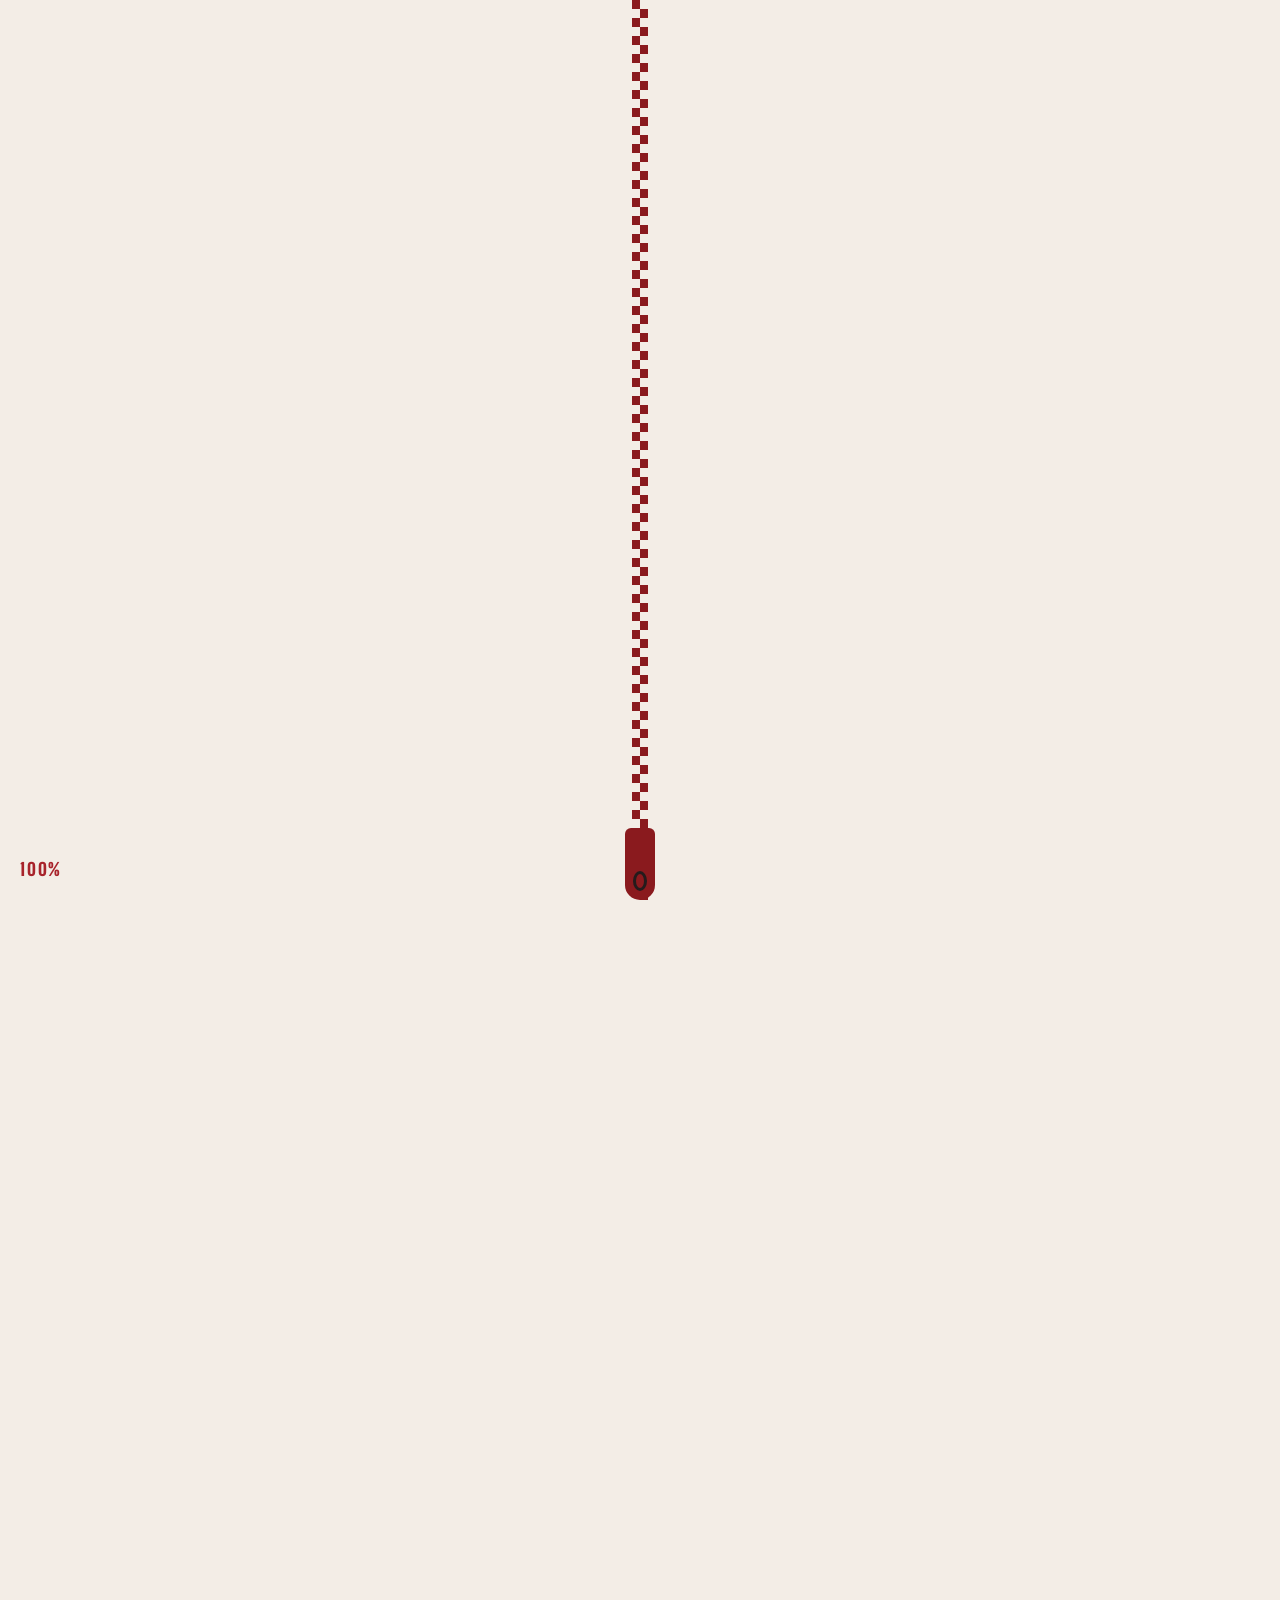
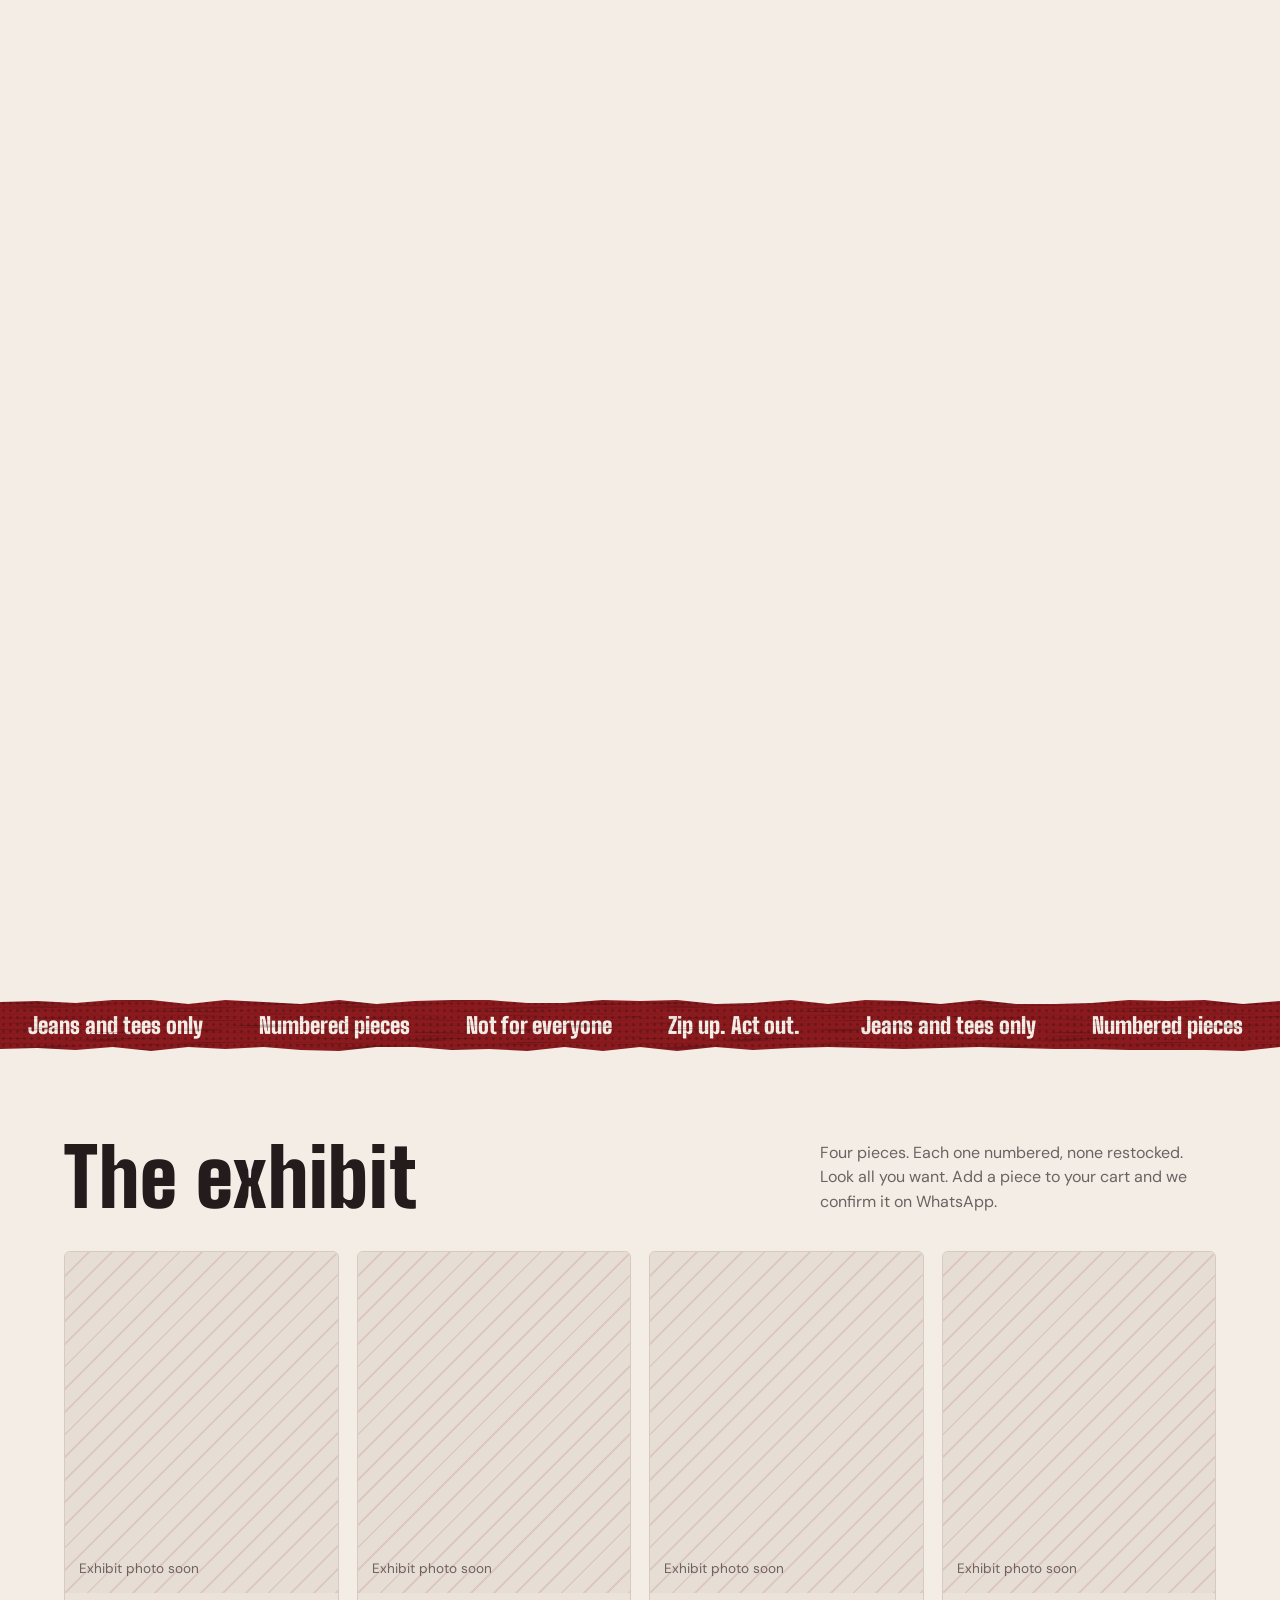
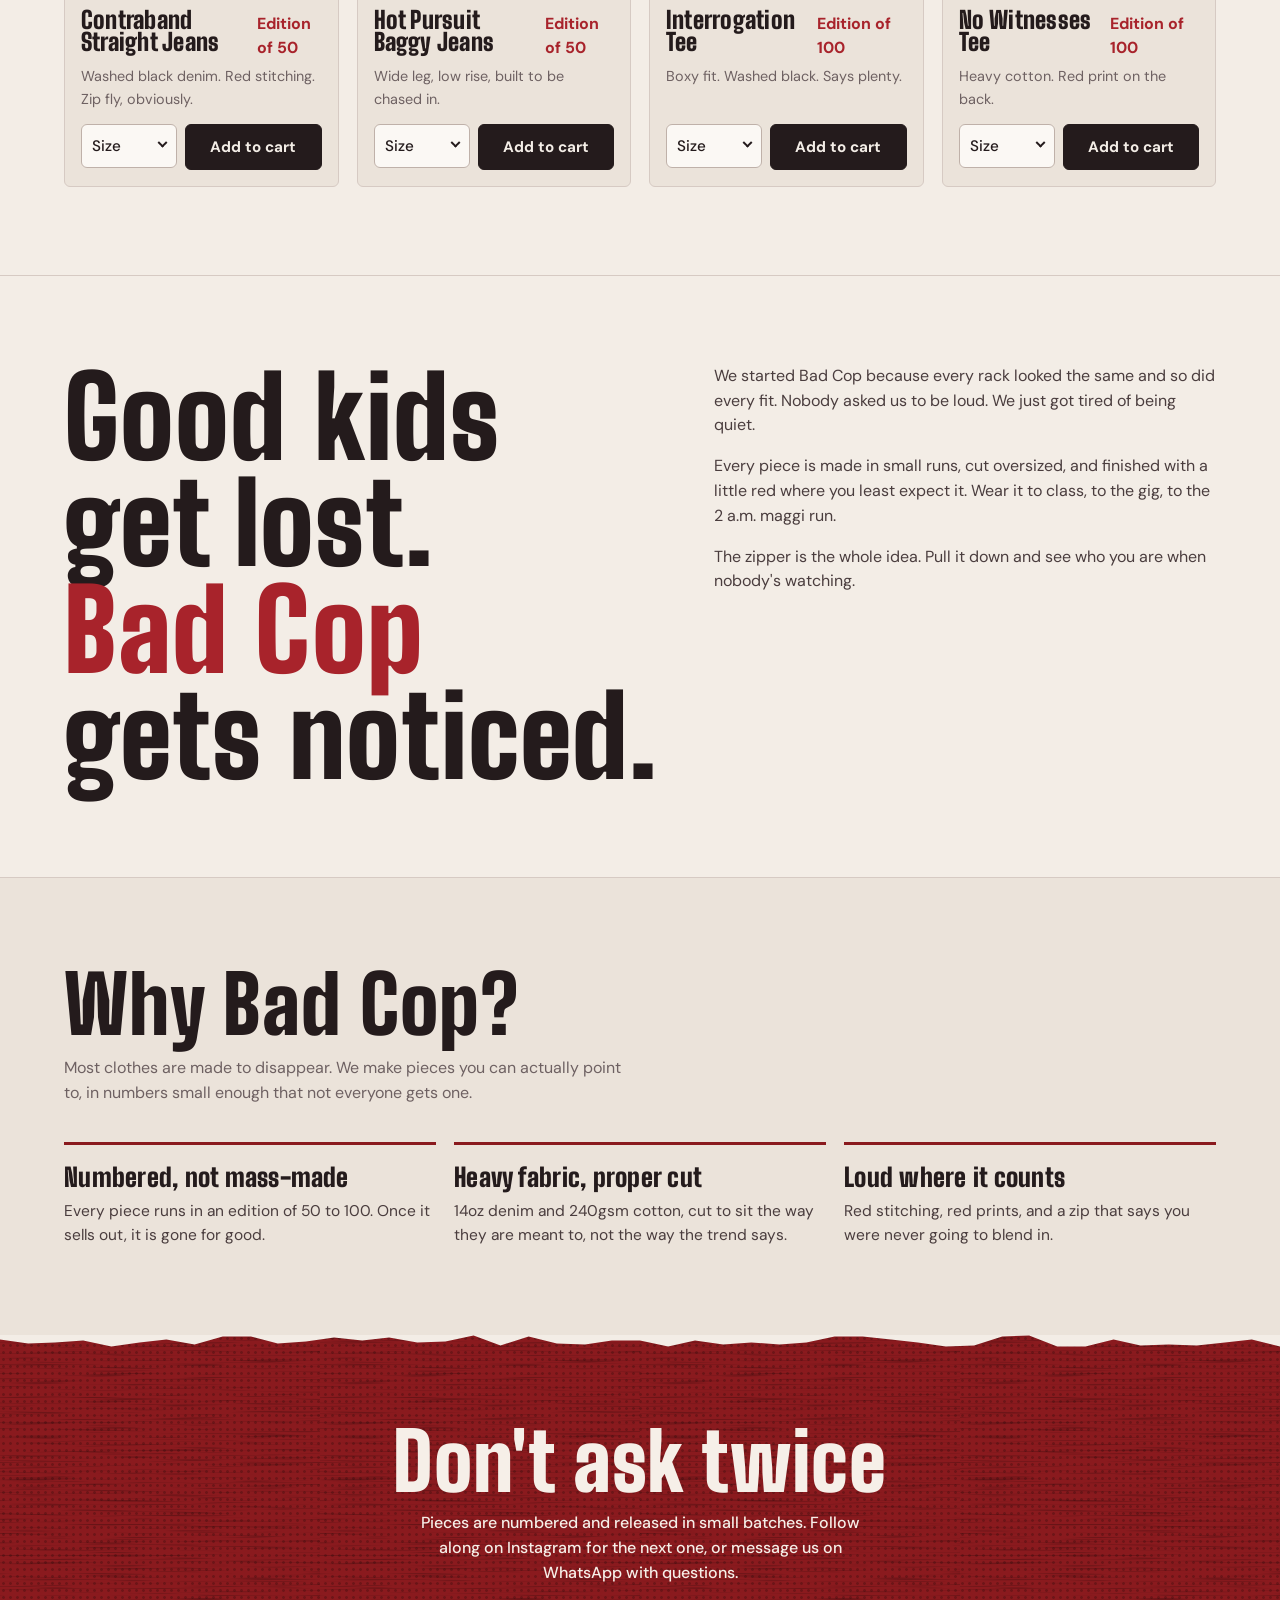
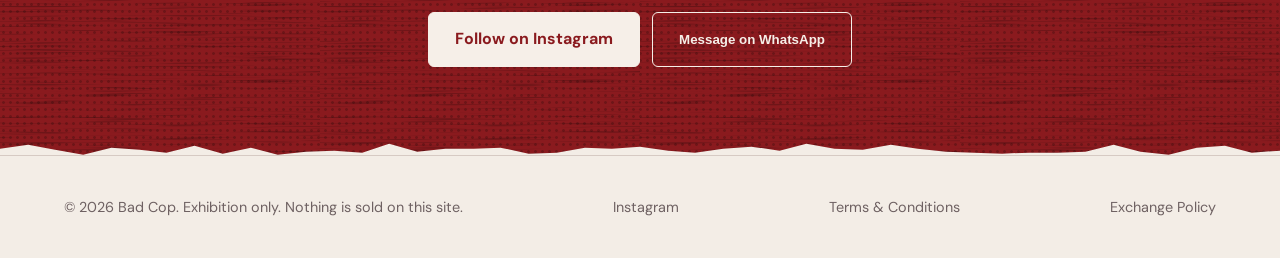
<file: index.html>
<!DOCTYPE html>
<html lang="en">
<head>
<meta charset="utf-8">
<meta name="viewport" content="width=device-width, initial-scale=1, viewport-fit=cover">
<title>Bad Cop</title>
<link rel="icon" type="image/png" sizes="64x64" href="favicon.png">
<link rel="apple-touch-icon" href="apple-touch-icon.png">
<link rel="stylesheet" href="styles.css">
</head>
<body>

<div id="pre" aria-hidden="true">
  <div class="half l"></div><div class="half r"></div>
  <div id="pull"></div>
  <div id="pct">0%</div>
</div>

<nav>
  <a class="brand" href="#top" aria-label="Bad Cop home"><img src="logo.png" alt="Bad Cop"></a>
  <ul>
    <li><a href="#drop">The Exhibit</a></li>
    <li><a href="#manifesto">Manifesto</a></li>
    <li><a href="#list">Access</a></li>
  </ul>
  <a class="cart" href="cart.html" aria-label="Open cart"><svg width="22" height="22" viewBox="0 0 24 24" fill="none" stroke="currentColor" stroke-width="1.8" stroke-linecap="round" stroke-linejoin="round" aria-hidden="true"><path d="M3 4h2l2.4 11.2a1 1 0 0 0 1 .8h8.9a1 1 0 0 0 1-.8L20 8H6.2"/><circle cx="9.5" cy="19.5" r="1.3"/><circle cx="17" cy="19.5" r="1.3"/></svg><span id="cc" hidden>0</span></a>
</nav>

<div class="stage" id="top"><div class="stick" id="stk">
<div class="behind"><div><h2>Four pieces.<br>No second chances.</h2><p>Exhibit open. Jeans and tees. Numbered, never restocked.</p></div></div>
<div class="hp l" id="hl"><div class="hi" id="hi">
<div class="hud tl">Case file BC-001<br>Status: sealed</div>
<div class="hud tr">Unzip <span class="pctz">000</span>%<br>Seam: locked</div>
<div class="hud bl">Denim 14oz / Cotton 240gsm<br>Edition caps 50 to 100</div>
<div class="hud br">Scroll to unzip<br>Exhibit No. 01</div>
<header class="hero">
  <img src="logo.png" alt="Bad Cop">
  <p>Jeans and tees. Numbered, limited, never restocked. If you know, you know.</p>
  </header>
</div></div>
<div class="hp r" id="hr"></div>
<div id="zp"></div>
</div></div>

<div class="ticker" aria-hidden="true"><div>
  <span>Jeans and tees only</span><span>Numbered pieces</span><span>Not for everyone</span><span>Zip up. Act out.</span>
  <span>Jeans and tees only</span><span>Numbered pieces</span><span>Not for everyone</span><span>Zip up. Act out.</span>
  <span>Jeans and tees only</span><span>Numbered pieces</span><span>Not for everyone</span><span>Zip up. Act out.</span>
  <span>Jeans and tees only</span><span>Numbered pieces</span><span>Not for everyone</span><span>Zip up. Act out.</span>
</div></div>

<section id="drop">
  <div class="head">
    <h2>The exhibit</h2>
    <p>Four pieces. Each one numbered, none restocked. Look all you want. Add a piece to your cart and we confirm it on WhatsApp.</p>
  </div>
  <div class="grid">
    <article class="card"><div class="ph">Exhibit photo soon</div><div class="info"><h3>Contraband Straight Jeans</h3><span>Edition of 50</span></div><div class="tag">Washed black denim. Red stitching. Zip fly, obviously.</div><div class="buy"><select aria-label="Size for Contraband Straight Jeans"><option value="">Size</option><option>28</option><option>30</option><option>32</option><option>34</option><option>36</option></select><button class="add" type="button" data-id="contraband">Add to cart</button></div></article>
    <article class="card"><div class="ph">Exhibit photo soon</div><div class="info"><h3>Hot Pursuit Baggy Jeans</h3><span>Edition of 50</span></div><div class="tag">Wide leg, low rise, built to be chased in.</div><div class="buy"><select aria-label="Size for Hot Pursuit Baggy Jeans"><option value="">Size</option><option>28</option><option>30</option><option>32</option><option>34</option><option>36</option></select><button class="add" type="button" data-id="hotpursuit">Add to cart</button></div></article>
    <article class="card"><div class="ph">Exhibit photo soon</div><div class="info"><h3>Interrogation Tee</h3><span>Edition of 100</span></div><div class="tag">Boxy fit. Washed black. Says plenty.</div><div class="buy"><select aria-label="Size for Interrogation Tee"><option value="">Size</option><option>S</option><option>M</option><option>L</option><option>XL</option><option>XXL</option></select><button class="add" type="button" data-id="interrogation">Add to cart</button></div></article>
    <article class="card"><div class="ph">Exhibit photo soon</div><div class="info"><h3>No Witnesses Tee</h3><span>Edition of 100</span></div><div class="tag">Heavy cotton. Red print on the back.</div><div class="buy"><select aria-label="Size for No Witnesses Tee"><option value="">Size</option><option>S</option><option>M</option><option>L</option><option>XL</option><option>XXL</option></select><button class="add" type="button" data-id="nowitnesses">Add to cart</button></div></article>
  </div>
</section>

<section class="mani" id="manifesto">
  <h2>Good kids<br>get lost.<br><em>Bad Cop</em><br>gets noticed.</h2>
  <div>
    <p>We started Bad Cop because every rack looked the same and so did every fit. Nobody asked us to be loud. We just got tired of being quiet.</p>
    <p>Every piece is made in small runs, cut oversized, and finished with a little red where you least expect it. Wear it to class, to the gig, to the 2 a.m. maggi run.</p>
    <p>The zipper is the whole idea. Pull it down and see who you are when nobody's watching.</p>
  </div>
</section>

<section class="why" id="why">
  <h2>Why Bad Cop?</h2>
  <p>Most clothes are made to disappear. We make pieces you can actually point to, in numbers small enough that not everyone gets one.</p>
  <div class="why-grid">
    <div class="why-item"><h3>Numbered, not mass-made</h3><p>Every piece runs in an edition of 50 to 100. Once it sells out, it is gone for good.</p></div>
    <div class="why-item"><h3>Heavy fabric, proper cut</h3><p>14oz denim and 240gsm cotton, cut to sit the way they are meant to, not the way the trend says.</p></div>
    <div class="why-item"><h3>Loud where it counts</h3><p>Red stitching, red prints, and a zip that says you were never going to blend in.</p></div>
  </div>
</section>

<section class="sign" id="list">
  <h2>Don't ask twice</h2>
  <p>Pieces are numbered and released in small batches. Follow along on Instagram for the next one, or message us on WhatsApp with questions.</p>
  <div class="btns">
    <a class="btn fill" href="https://instagram.com/badcop.inc?dlrf=dTNnaXNleTFiaDEz" target="_blank" rel="noopener">Follow on Instagram</a>
    <button class="btn wa" type="button" data-item="a piece from the Bad Cop exhibit">Message on WhatsApp</button>
  </div>
</section>

<footer>
  <span>&copy; 2026 Bad Cop. Exhibition only. Nothing is sold on this site.</span>
  <span><a href="https://instagram.com/badcop.inc?dlrf=dTNnaXNleTFiaDEz" target="_blank" rel="noopener">Instagram</a></span>
  <span><a href="policies.html#terms">Terms &amp; Conditions</a></span>
  <span><a href="policies.html#exchange">Exchange Policy</a></span>
  <div id="toast" role="status"></div>
</footer>

<script src="app.js"></script>
</body>
</html>
</file>
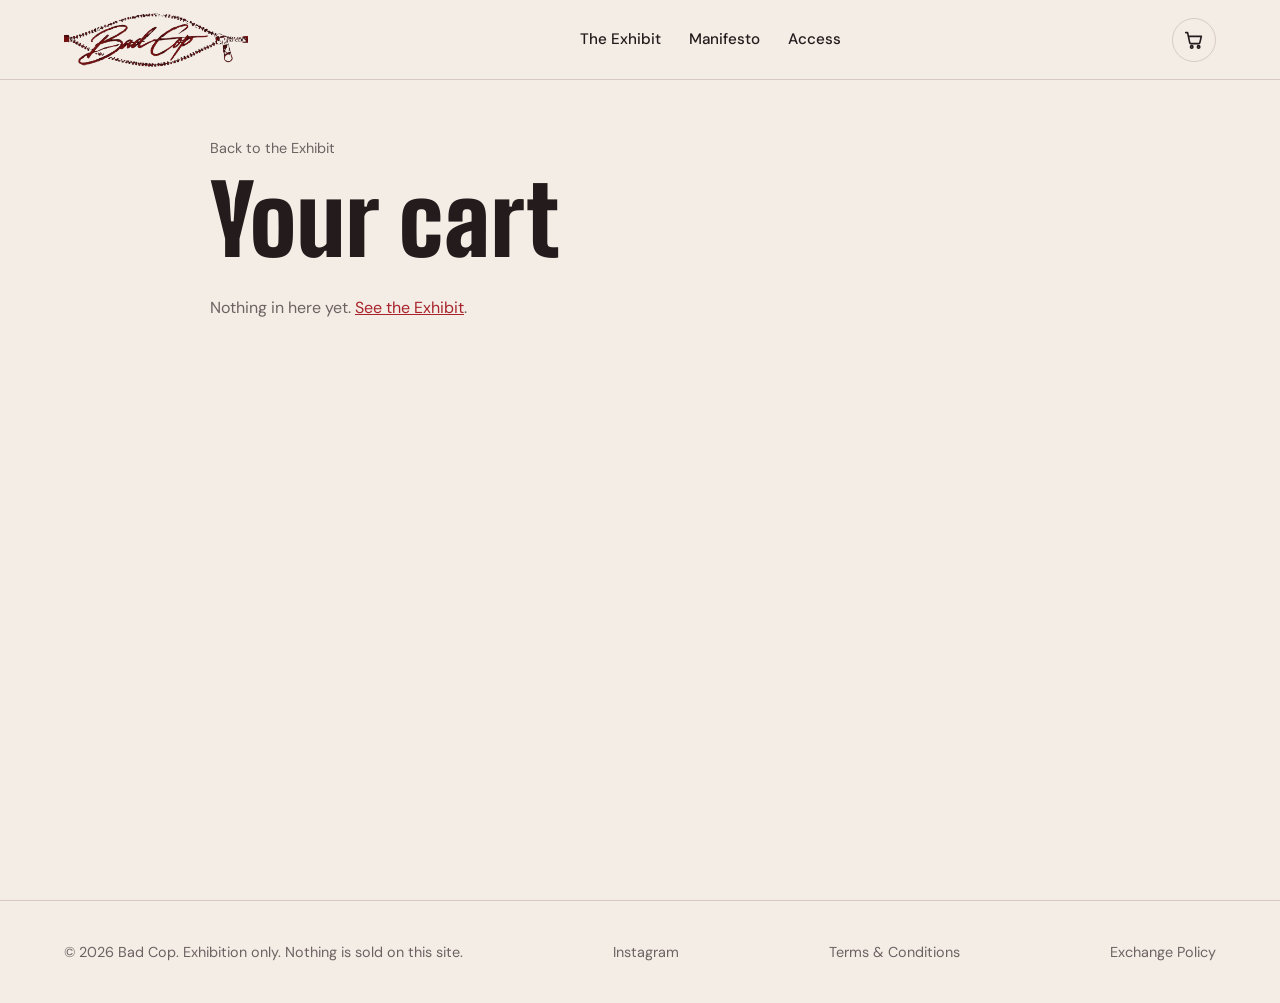
<file: cart.html>
<!DOCTYPE html>
<html lang="en">
<head>
<meta charset="utf-8">
<meta name="viewport" content="width=device-width, initial-scale=1, viewport-fit=cover">
<title>Your cart · Bad Cop</title>
<link rel="icon" type="image/png" sizes="64x64" href="favicon.png">
<link rel="apple-touch-icon" href="apple-touch-icon.png">
<link rel="stylesheet" href="styles.css">
</head>
<body>

<nav>
  <a class="brand" href="index.html" aria-label="Bad Cop home"><img src="logo.png" alt="Bad Cop"></a>
  <ul>
    <li><a href="index.html#drop">The Exhibit</a></li>
    <li><a href="index.html#manifesto">Manifesto</a></li>
    <li><a href="index.html#list">Access</a></li>
  </ul>
  <a class="cart" href="cart.html" aria-label="Open cart"><svg width="22" height="22" viewBox="0 0 24 24" fill="none" stroke="currentColor" stroke-width="1.8" stroke-linecap="round" stroke-linejoin="round" aria-hidden="true"><path d="M3 4h2l2.4 11.2a1 1 0 0 0 1 .8h8.9a1 1 0 0 0 1-.8L20 8H6.2"/><circle cx="9.5" cy="19.5" r="1.3"/><circle cx="17" cy="19.5" r="1.3"/></svg><span id="cc" hidden>0</span></a>
</nav>

<main id="cartpage"><div class="cp">
  <a class="back" href="index.html#drop">Back to the Exhibit</a>
  <h1>Your cart</h1>
  <div id="cartempty">Nothing in here yet. <a href="index.html#drop" class="ul">See the Exhibit</a>.</div>
  <div id="cartbody">
    <div id="cartlist"></div>
    <div id="total" class="mono"></div>
    <h2 class="fh">Delivery details</h2>
    <form id="orderform"><div class="fgrid">
      <div><label for="f-name">Full name</label><input id="f-name" name="name" required autocomplete="name"></div>
      <div><label for="f-phone">Phone (WhatsApp)</label><input id="f-phone" name="phone" type="tel" required pattern="[+0-9][0-9 ]{8,15}" inputmode="tel" autocomplete="tel"></div>
      <div class="full"><label for="f-email">Email</label><input id="f-email" name="email" type="email" required autocomplete="email"></div>
      <div class="full"><label for="f-l1">Address</label><input id="f-l1" name="line1" required autocomplete="address-line1"></div>
      <div class="full"><label for="f-l2">Apartment or landmark</label><input id="f-l2" name="line2" required autocomplete="address-line2"></div>
      <div><label for="f-city">City</label><input id="f-city" name="city" required autocomplete="address-level2"></div>
      <div><label for="f-state">State</label><input id="f-state" name="state" required autocomplete="address-level1"></div>
      <div><label for="f-pin">PIN code</label><input id="f-pin" name="pincode" required pattern="[0-9]{6}" inputmode="numeric" autocomplete="postal-code"></div>
      <div class="full"><label for="f-notes">Notes (optional)</label><textarea id="f-notes" name="notes" rows="3"></textarea></div>
    </div>
    <button class="btn fill place" type="button">Place order</button>
    <p class="note">No payment is taken on this page. We confirm availability and payment on WhatsApp.</p></form>
  </div>
  <div id="done"><p class="mono">Ref <span class="oid"></span></p><h2 class="fh">Order request received</h2><p class="note">Confirm on WhatsApp after payment.</p>
    <div class="btns"><button class="btn fill" id="wabtn" type="button">Confirm on WhatsApp</button><a class="btn" href="index.html#drop">Back to the Exhibit</a></div></div>
</div></main>

<footer>
  <span>&copy; 2026 Bad Cop. Exhibition only. Nothing is sold on this site.</span>
  <span><a href="https://instagram.com/badcop.inc?dlrf=dTNnaXNleTFiaDEz" target="_blank" rel="noopener">Instagram</a></span>
  <span><a href="policies.html#terms">Terms &amp; Conditions</a></span>
  <span><a href="policies.html#exchange">Exchange Policy</a></span>
  <div id="toast" role="status"></div>
</footer>

<script src="app.js"></script>
</body>
</html>
</file>
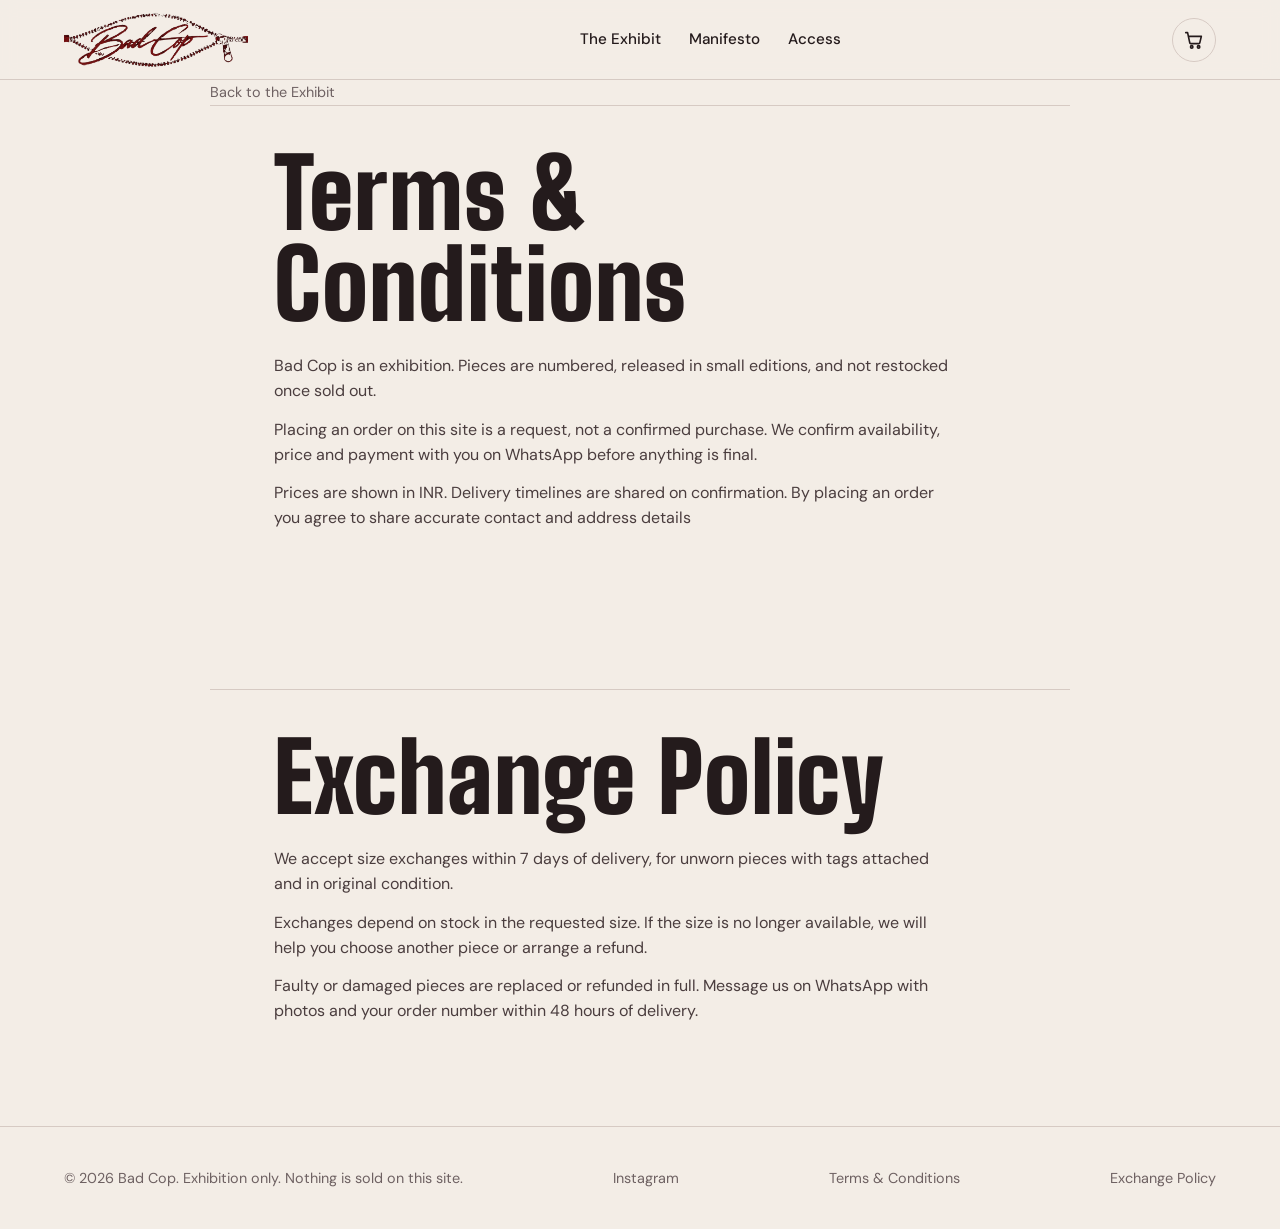
<file: policies.html>
<!DOCTYPE html>
<html lang="en">
<head>
<meta charset="utf-8">
<meta name="viewport" content="width=device-width, initial-scale=1, viewport-fit=cover">
<link rel="icon" type="image/png" sizes="64x64" href="favicon.png">
<link rel="apple-touch-icon" href="apple-touch-icon.png">
<link rel="stylesheet" href="styles.css">
<title>Policies · Bad Cop</title>
</head>
<body>

<nav>
  <a class="brand" href="index.html" aria-label="Bad Cop home"><img src="logo.png" alt="Bad Cop"></a>
  <ul>
    <li><a href="index.html#drop">The Exhibit</a></li>
    <li><a href="index.html#manifesto">Manifesto</a></li>
    <li><a href="index.html#list">Access</a></li>
  </ul>
  <a class="cart" href="cart.html" aria-label="Open cart"><svg width="22" height="22" viewBox="0 0 24 24" fill="none" stroke="currentColor" stroke-width="1.8" stroke-linecap="round" stroke-linejoin="round" aria-hidden="true"><path d="M3 4h2l2.4 11.2a1 1 0 0 0 1 .8h8.9a1 1 0 0 0 1-.8L20 8H6.2"/><circle cx="9.5" cy="19.5" r="1.3"/><circle cx="17" cy="19.5" r="1.3"/></svg><span id="cc" hidden>0</span></a>
</nav>

<main id="policies"><div class="cp">
  <a class="back" href="index.html#drop">Back to the Exhibit</a>

  <section class="legal" id="terms">
    <h1>Terms &amp; Conditions</h1>
    <p>Bad Cop is an exhibition. Pieces are numbered, released in small editions, and not restocked once sold out.</p>
    <p>Placing an order on this site is a request, not a confirmed purchase. We confirm availability, price and payment with you on WhatsApp before anything is final.</p>
    <p>Prices are shown in INR. Delivery timelines are shared on confirmation. By placing an order you agree to share accurate contact and address details</p>
  </section>

  <section class="legal" id="exchange">
    <h1>Exchange Policy</h1>
    <p>We accept size exchanges within 7 days of delivery, for unworn pieces with tags attached and in original condition.</p>
    <p>Exchanges depend on stock in the requested size. If the size is no longer available, we will help you choose another piece or arrange a refund.</p>
    <p>Faulty or damaged pieces are replaced or refunded in full. Message us on WhatsApp with photos and your order number within 48 hours of delivery.</p>
  </section>
</div></main>

<footer>
  <span>&copy; 2026 Bad Cop. Exhibition only. Nothing is sold on this site.</span>
  <span><a href="https://instagram.com/badcop.inc?dlrf=dTNnaXNleTFiaDEz" target="_blank" rel="noopener">Instagram</a></span>
  <span><a href="policies.html#terms">Terms &amp; Conditions</a></span>
  <span><a href="policies.html#exchange">Exchange Policy</a></span>
  <div id="toast" role="status"></div>
</footer>

<script src="app.js"></script>
</body>
</html>
</file>
<file: styles.css>
@font-face{font-family:"Big Shoulders Display";font-style:normal;font-weight:900;font-display:swap;src:url([data-uri]) format("woff2")}
@font-face{font-family:"DM Sans";font-style:normal;font-weight:400;font-display:swap;src:url([data-uri]) format("woff2")}
@font-face{font-family:"DM Sans";font-style:normal;font-weight:500;font-display:swap;src:url([data-uri]) format("woff2")}
@font-face{font-family:"DM Sans";font-style:normal;font-weight:700;font-display:swap;src:url([data-uri]) format("woff2")}
@font-face{font-family:"JetBrains Mono";font-style:normal;font-weight:500;font-display:swap;src:url([data-uri]) format("woff2")}
@font-face{font-family:"Yellowtail";font-style:normal;font-weight:400;font-display:swap;src:url([data-uri]) format("woff2")}
:root{--bg:#f3ede6;--paper:#ebe3da;--ink:#241b1c;--mute:#6e6162;--text2:#4a3d3e;--line:#d6cac3;--field:#fbf8f4;--red:#8a1a1e;--red-hot:#a8232b;--on-red:#f6efe8;--nav:80px;color-scheme:light;box-sizing:border-box;padding-top:env(safe-area-inset-top,0px);padding-bottom:env(safe-area-inset-bottom,0px)}
@media(max-width:700px){:root{--nav:64px}}
*,*:before,*:after{box-sizing:inherit}
html{scroll-behavior:smooth;scroll-padding-top:calc(var(--nav) + env(safe-area-inset-top,0px))}
body{margin:0;background:var(--bg);color:var(--ink);font-family:"DM Sans",system-ui,sans-serif;line-height:1.55;overflow-x:hidden}
h1,h2,h3{font-family:"Big Shoulders Display","Impact",sans-serif;font-weight:900;line-height:.95;margin:0;letter-spacing:.01em}
a{color:inherit;text-decoration:none}
:focus-visible{outline:2px solid var(--red-hot);outline-offset:3px}

/* preloader */
#pre{position:fixed;inset:0;z-index:100;display:flex;pointer-events:all}
#pre .half{flex:1;background:var(--bg);position:relative;transition:transform 1s cubic-bezier(.75,0,.2,1)}
#pre .l:after,#pre .r:before{content:"";position:absolute;top:0;bottom:0;width:8px;background:repeating-linear-gradient(180deg,var(--red) 0 9px,transparent 9px 18px)}
#pre .l:after{right:0}
#pre .r:before{left:0;background-position:0 9px}
#pull{position:absolute;left:50%;top:-80px;width:30px;height:72px;margin-left:-15px;background:var(--red);border-radius:6px 6px 15px 15px;z-index:2;transition:top 1.8s cubic-bezier(.5,0,.4,1)}
#pull:after{content:"";position:absolute;left:8px;right:8px;bottom:9px;height:20px;border:3px solid var(--ink);border-radius:50%}
#pct{position:absolute;left:20px;bottom:calc(20px + env(safe-area-inset-bottom,0px));z-index:2;font:800 1.1rem "Big Shoulders Display",sans-serif;color:var(--red-hot);letter-spacing:.1em}
#pre.go .l{transform:translateX(-101%)}
#pre.go .r{transform:translateX(101%)}
#pre.go #pull,#pre.go #pct{opacity:0;transition:opacity .3s}
#pre.done{display:none}

/* nav */
nav{position:sticky;top:env(safe-area-inset-top,0px);z-index:50;display:flex;align-items:center;justify-content:space-between;gap:16px;height:var(--nav);padding:0 5vw;background:rgba(243,237,230,.92);backdrop-filter:blur(8px);border-bottom:1px solid var(--line)}
nav .brand img{height:calc(var(--nav) - 20px);width:auto;display:block}
nav ul{display:flex;gap:28px;list-style:none;margin:0;padding:0;font-weight:500;font-size:.95rem}
nav ul a:hover{color:var(--red-hot)}
.cart{display:inline-flex;align-items:center;justify-content:center;width:44px;height:44px;border:1px solid var(--line);border-radius:50%;color:var(--ink);background:none;cursor:pointer;transition:background .2s,color .2s,border-color .2s}
.cart:hover{background:var(--red);border-color:var(--red);color:var(--on-red)}
.cart svg{display:block}
.cart{position:relative}
.cart span{position:absolute;top:-6px;right:-6px;min-width:20px;height:20px;padding:0 5px;border-radius:10px;background:var(--red);color:var(--on-red);font:700 .72rem/20px "DM Sans",sans-serif;text-align:center}
#cc[hidden]{display:none}
@media(max-width:700px){nav ul{display:none}}

/* hero */
.hero{min-height:84vh;display:flex;flex-direction:column;align-items:center;justify-content:center;text-align:center;padding:48px 5vw;background:radial-gradient(60% 50% at 50% 45%,rgba(138,26,30,.14),transparent 70%)}
.hero img{width:min(920px,94vw);height:auto}
.hero p{max-width:34ch;font-size:1.15rem;color:var(--ink);margin:8px 0 30px}
.btns{display:flex;gap:12px;flex-wrap:wrap;justify-content:center}
.btn{display:inline-flex;align-items:center;justify-content:center;padding:14px 26px;font-weight:700;border:1px solid var(--red-hot);border-radius:6px;color:var(--ink);background:none;cursor:pointer;transition:background .2s,color .2s,border-color .2s}
.btn.fill{background:var(--red);border-color:var(--red);color:var(--on-red)}
.btn:hover{background:var(--red-hot);border-color:var(--red-hot);color:var(--on-red)}

/* technical hero + unzip transition */
.stage{height:280vh;position:relative}
.stick{position:sticky;top:var(--nav);height:calc(100vh - var(--nav));height:calc(100svh - var(--nav));overflow:hidden;background:var(--red)}
.behind{position:absolute;inset:0;display:flex;align-items:center;justify-content:center;text-align:center;padding:5vw;color:var(--on-red)}
.behind h2{font-size:clamp(3rem,10vw,8.5rem)}
.behind p{margin:14px 0 0;font:500 .85rem "JetBrains Mono",ui-monospace,"SF Mono",Menlo,monospace}
.hp{position:absolute;top:0;bottom:0;width:50%;background:var(--bg);overflow:hidden;will-change:transform;z-index:3}
.hp.l{left:0}.hp.r{right:0}
.hp.l:after,.hp.r:before{content:"";position:absolute;top:0;bottom:0;width:8px;z-index:-1;opacity:calc(.12 + .88 * var(--z,0));background:repeating-linear-gradient(180deg,var(--red) 0 9px,transparent 9px 18px)}
.hp.l:after{right:0}
.hp.r:before{left:0;background-position:0 9px}
.hi{position:absolute;top:0;left:0;width:200%;height:100%;background:linear-gradient(rgba(138,26,30,.2) 1px,transparent 1px) 0 0/56px 56px,linear-gradient(90deg,rgba(138,26,30,.2) 1px,transparent 1px) 0 0/56px 56px}
.hp.r .hi{left:-100%}
.hi:after{content:"";position:absolute;inset:14px;border:1px solid rgba(138,26,30,.45);pointer-events:none}
.hi .hero{position:absolute;inset:0;min-height:0;padding:56px 5vw}
.hud{position:absolute;z-index:3;font:500 .72rem/1.6 "JetBrains Mono",ui-monospace,"SF Mono",Menlo,monospace;color:var(--red-hot);letter-spacing:.05em}
.hud.tl{top:30px;left:30px}.hud.tr{top:30px;right:30px;text-align:right}
.hud.bl{bottom:30px;left:30px}.hud.br{bottom:30px;right:30px;text-align:right}
#zp{position:absolute;left:50%;top:0;width:30px;height:72px;margin-left:-15px;background:var(--red);border-radius:6px 6px 15px 15px;z-index:6;pointer-events:none}
#zp:after{content:"";position:absolute;left:8px;right:8px;bottom:9px;height:20px;border:3px solid var(--ink);border-radius:50%}

/* ticker */
.ticker{border-block:1px solid var(--red);overflow:hidden;white-space:nowrap;background:var(--red);color:var(--on-red)}
.ticker div{display:inline-block;padding:12px 0;font:900 1.4rem "Big Shoulders Display",sans-serif;color:var(--on-red);animation:tick 28s linear infinite}
.ticker span{margin:0 28px}
@keyframes tick{to{transform:translateX(-50%)}}

section{padding:88px 5vw}
.head{display:flex;justify-content:space-between;align-items:end;gap:20px;flex-wrap:wrap;margin-bottom:36px}
.head h2{font-size:clamp(2.6rem,7vw,5rem)}
.head p{color:var(--mute);max-width:36ch;margin:0}

/* products */
.grid{display:grid;grid-template-columns:repeat(auto-fit,minmax(230px,1fr));gap:18px}
.card{border:1px solid var(--line);background:var(--paper);border-radius:6px;overflow:hidden;display:flex;flex-direction:column}
.card:hover{border-color:var(--red)}
.ph{aspect-ratio:4/5;display:flex;align-items:flex-end;padding:14px;color:var(--mute);font-size:.85rem;background:repeating-linear-gradient(135deg,rgba(138,26,30,.1) 0 2px,transparent 2px 16px),#e6ddd4}
.info{padding:16px 16px 4px;display:flex;justify-content:space-between;gap:10px;align-items:baseline}
.info h3{font-size:1.5rem}
.info span{color:var(--red-hot);font-weight:700}
.tag{flex:1;padding:0 16px 14px;color:var(--mute);font-size:.9rem}
.buy{display:flex;gap:8px;margin:0 16px 16px}
.buy select{background:var(--field);color:var(--ink);border:1px solid #bfb1a9;border-radius:6px;padding:11px 10px;font:500 .95rem "DM Sans",sans-serif;min-width:88px}
.buy .add{flex:1;padding:12px 14px;background:var(--ink);border:1px solid var(--ink);border-radius:6px;color:var(--bg);font:700 .95rem "DM Sans",sans-serif;cursor:pointer;transition:background .2s,border-color .2s}
.buy .add:hover{background:var(--red);border-color:var(--red)}
.buy select.need{border-color:var(--red-hot);box-shadow:0 0 0 2px var(--red-hot)}

/* manifesto */
.mani{border-top:1px solid var(--line);display:grid;grid-template-columns:1.2fr 1fr;gap:48px}
.mani h2{font-size:clamp(3rem,9vw,7rem)}
.mani h2 em{font-style:normal;color:var(--red-hot)}
.mani p{color:var(--text2);margin:0 0 16px;max-width:46ch}
@media(max-width:800px){.mani{grid-template-columns:1fr;gap:24px}}

/* why bad cop */
.why{background:var(--paper);border-top:1px solid var(--line)}
.why h2{font-size:clamp(2.6rem,7vw,5rem);margin-bottom:14px}
.why>p{color:var(--mute);max-width:52ch;margin:0 0 36px}
.why-grid{display:grid;grid-template-columns:repeat(3,1fr);gap:18px}
.why-item{border-top:3px solid var(--red);padding:20px 0 0}
.why-item h3{font-size:1.6rem;margin-bottom:10px}
.why-item p{margin:0;color:var(--text2);font-size:.97rem}
@media(max-width:800px){.why-grid{grid-template-columns:1fr;gap:26px}}

/* signup / access */
.sign{background:var(--red);color:var(--on-red);text-align:center}
.sign h2{font-size:clamp(2.4rem,7vw,5rem);margin-bottom:12px}
.sign p{margin:0 auto 26px;max-width:40ch;font-weight:500}
.sign .btn{border-color:var(--on-red);color:var(--on-red);background:none}
.sign .btn.fill{background:var(--on-red);border-color:var(--on-red);color:var(--red)}
.sign .btn:hover{background:var(--on-red);border-color:var(--on-red);color:var(--red)}

footer{padding:40px 5vw;display:flex;justify-content:space-between;gap:20px;flex-wrap:wrap;color:var(--mute);font-size:.9rem;border-top:1px solid var(--line)}
footer a:hover{color:var(--red-hot)}

#toast{position:fixed;left:50%;bottom:calc(24px + env(safe-area-inset-bottom,0px));transform:translate(-50%,20px);background:var(--ink);color:var(--bg);padding:12px 20px;border-radius:6px;font-weight:700;opacity:0;pointer-events:none;transition:opacity .25s,transform .25s;z-index:60}
#toast.show{opacity:1;transform:translate(-50%,0)}

/* cart page */
#cartpage{display:none;min-height:calc(100vh - var(--nav));padding:56px 5vw 110px}
body.cartview #cartpage{display:block}
body.cartview .stage,body.cartview .ticker,body.cartview #drop,body.cartview #manifesto,body.cartview #list,body.cartview .why,body.cartview .legal{display:none}
.cp{max-width:860px;margin:0 auto}
.back{color:var(--mute);font-size:.9rem}
.back:hover,.ul{color:var(--red-hot)}
.ul{text-decoration:underline}
.cp h1{font:900 clamp(3rem,9vw,6rem)/.95 "Big Shoulders Display",Impact,sans-serif;margin:14px 0 30px}
.fh{font:900 clamp(2rem,5vw,3rem)/1 "Big Shoulders Display",Impact,sans-serif;margin:44px 0 20px}
#cartempty{color:var(--mute)}
#cartbody,#done{display:none}
.line{display:grid;grid-template-columns:1fr auto auto;gap:18px;align-items:center;padding:18px 0;border-top:1px solid var(--line)}
.line b{display:block;font:900 1.6rem/1 "Big Shoulders Display",Impact,sans-serif}
.line small{color:var(--mute)}
.qty{display:flex;align-items:center;border:1px solid var(--red-hot);border-radius:6px;overflow:hidden}
.qty button{background:none;border:0;color:var(--ink);width:38px;height:38px;font-size:1.2rem;cursor:pointer}
.qty button:hover{background:var(--red);color:var(--on-red)}
.qty span{min-width:30px;text-align:center;font-weight:700}
.rm{background:none;border:0;color:var(--mute);text-decoration:underline;cursor:pointer;font:inherit}
.rm:hover{color:var(--red-hot)}
#total{padding:18px 0;border-top:1px solid var(--line)}
.fgrid{display:grid;grid-template-columns:1fr 1fr;gap:16px;margin-bottom:24px}
.fgrid .full{grid-column:1/-1}
.cp label{display:block;margin-bottom:6px;font:500 .78rem "JetBrains Mono",ui-monospace,Menlo,monospace;color:var(--red-hot);letter-spacing:.04em}
.cp input,.cp textarea{width:100%;padding:14px;background:var(--field);border:1px solid #bfb1a9;border-radius:6px;color:var(--ink);font:inherit}
.cp input:focus,.cp textarea:focus{outline:0;border-color:var(--red-hot)}
.place{cursor:pointer;color:var(--on-red);font:700 1rem "DM Sans",sans-serif}
.place:disabled{opacity:.5;cursor:wait}
.note{color:var(--mute);font-size:.9rem;margin:14px 0 0}
.cp .btns{justify-content:flex-start;margin-top:22px}
#done .btn{font:700 1rem "DM Sans",sans-serif;cursor:pointer}

@media(max-width:700px){
  section{padding:64px 5vw}
  .grid{grid-template-columns:1fr 1fr;gap:12px}
  .info{padding:12px 12px 2px;flex-direction:column;gap:2px}
  .info h3{font-size:1.1rem}
  .tag{padding:0 12px 10px;font-size:.82rem}
  .buy{flex-direction:column;margin:0 12px 12px;gap:6px}
  .buy select{width:100%;min-width:0;padding:10px;font-size:.88rem}
  .buy .add{width:100%;padding:10px;font-size:.85rem}
  .stick{overflow:hidden}
}
@media(max-width:640px){.fgrid{grid-template-columns:1fr}.line{grid-template-columns:1fr auto}.line .rm{grid-column:1/-1;justify-self:start}}
@media(prefers-reduced-motion:reduce){.ticker div{animation:none}#pull{transition:none}html{scroll-behavior:auto}}

/* texture */
.hi:before{content:"";position:absolute;inset:0;z-index:2;pointer-events:none;opacity:.22;background:url("data:image/svg+xml;utf8,<svg xmlns='http://www.w3.org/2000/svg' width='260' height='260'><filter id='n'><feTurbulence type='fractalNoise' baseFrequency='.85' numOctaves='2' stitchTiles='stitch'/><feColorMatrix values='0 0 0 0 .14 0 0 0 0 .1 0 0 0 0 .1 2.6 0 0 0 -1.5'/></filter><rect width='100%' height='100%' filter='url(%23n)'/></svg>")}
.ticker,.sign{background-image:radial-gradient(rgba(0,0,0,.2) 1.1px,transparent 1.7px);background-size:7px 7px}
.ticker,.sign{position:relative}
.ticker:before,.sign:before{content:"";position:absolute;inset:0;pointer-events:none;opacity:.25;background:url("data:image/svg+xml;utf8,<svg xmlns='http://www.w3.org/2000/svg' width='320' height='320'><filter id='n'><feTurbulence type='fractalNoise' baseFrequency='.012 .55' numOctaves='2' stitchTiles='stitch'/><feColorMatrix values='0 0 0 0 0 0 0 0 0 0 0 0 0 0 0 3.2 0 0 0 -1.7'/></filter><rect width='100%' height='100%' filter='url(%23n)'/></svg>")}
.sign>*{position:relative}
.ticker{clip-path:polygon(0.0% 2px,2.9% 1px,5.9% 3px,8.8% 0,11.8% 0,14.7% 4px,17.6% 0,20.6% 2px,23.5% 4px,26.5% 0,29.4% 4px,32.4% 1px,35.3% 0,38.2% 0,41.2% 3px,44.1% 3px,47.1% 0,50.0% 1px,52.9% 0,55.9% 4px,58.8% 3px,61.8% 0,64.7% 4px,67.6% 0,70.6% 1px,73.5% 4px,76.5% 0,79.4% 4px,82.4% 4px,85.3% 3px,88.2% 0,91.2% 1px,94.1% 0,97.1% 4px,100.0% 1px,100.0% calc(100% - 4px),97.1% 100%,94.1% calc(100% - 1px),91.2% calc(100% - 1px),88.2% calc(100% - 1px),85.3% calc(100% - 2px),82.4% calc(100% - 2px),79.4% calc(100% - 3px),76.5% calc(100% - 4px),73.5% calc(100% - 3px),70.6% calc(100% - 2px),67.6% calc(100% - 3px),64.7% calc(100% - 4px),61.8% calc(100% - 3px),58.8% calc(100% - 1px),55.9% calc(100% - 4px),52.9% 100%,50.0% calc(100% - 4px),47.1% 100%,44.1% calc(100% - 4px),41.2% 100%,38.2% calc(100% - 2px),35.3% calc(100% - 1px),32.4% calc(100% - 4px),29.4% calc(100% - 4px),26.5% 100%,23.5% calc(100% - 1px),20.6% calc(100% - 4px),17.6% calc(100% - 2px),14.7% calc(100% - 4px),11.8% 100%,8.8% calc(100% - 4px),5.9% calc(100% - 1px),2.9% calc(100% - 3px),0.0% calc(100% - 2px));border-block:0}
.sign{clip-path:polygon(0.0% 4px,2.2% 8px,4.3% 7px,6.5% 5px,8.7% 11px,10.9% 7px,13.0% 4px,15.2% 9px,17.4% 1px,19.6% 1px,21.7% 8px,23.9% 6px,26.1% 2px,28.3% 5px,30.4% 2px,32.6% 7px,34.8% 6px,37.0% 0,39.1% 10px,41.3% 1px,43.5% 8px,45.7% 9px,47.8% 5px,50.0% 5px,52.2% 11px,54.3% 5px,56.5% 9px,58.7% 7px,60.9% 9px,63.0% 7px,65.2% 1px,67.4% 1px,69.6% 4px,71.7% 7px,73.9% 11px,76.1% 10px,78.3% 1px,80.4% 0,82.6% 11px,84.8% 11px,87.0% 4px,89.1% 10px,91.3% 9px,93.5% 10px,95.7% 7px,97.8% 4px,100.0% 11px,100.0% calc(100% - 4px),97.8% calc(100% - 2px),95.7% calc(100% - 9px),93.5% calc(100% - 7px),91.3% 100%,89.1% calc(100% - 3px),87.0% calc(100% - 10px),84.8% calc(100% - 3px),82.6% calc(100% - 2px),80.4% calc(100% - 2px),78.3% calc(100% - 1px),76.1% calc(100% - 2px),73.9% calc(100% - 3px),71.7% calc(100% - 6px),69.6% calc(100% - 10px),67.4% calc(100% - 5px),65.2% calc(100% - 6px),63.0% calc(100% - 11px),60.9% calc(100% - 4px),58.7% calc(100% - 8px),56.5% calc(100% - 6px),54.3% calc(100% - 2px),52.2% calc(100% - 4px),50.0% calc(100% - 8px),47.8% calc(100% - 6px),45.7% calc(100% - 7px),43.5% calc(100% - 2px),41.3% calc(100% - 1px),39.1% calc(100% - 7px),37.0% calc(100% - 6px),34.8% calc(100% - 6px),32.6% calc(100% - 3px),30.4% calc(100% - 11px),28.3% calc(100% - 2px),26.1% calc(100% - 4px),23.9% calc(100% - 3px),21.7% 100%,19.6% calc(100% - 7px),17.4% calc(100% - 1px),15.2% calc(100% - 9px),13.0% calc(100% - 2px),10.9% calc(100% - 5px),8.7% calc(100% - 7px),6.5% 100%,4.3% calc(100% - 5px),2.2% calc(100% - 10px),0.0% calc(100% - 6px))}

/* dropdown: scarlet highlight instead of the browser's default blue */
.buy select:hover{border-color:var(--red)}
.buy select:focus{outline:0;border-color:var(--red-hot)}
.buy select option{background:var(--field);color:var(--ink)}
.buy select option:checked,.buy select option:hover{background:var(--red);color:var(--on-red)}

/* terms and exchange policy */
.legal{border-top:1px solid var(--line);max-width:860px}
.legal h2{font-size:clamp(2.2rem,6vw,3.6rem);margin-bottom:18px}
.legal p{color:var(--text2);margin:0 0 12px}


/* ---- size menu (custom, scarlet hover) ---- */
.card{overflow:visible}
.ph{border-radius:6px 6px 0 0}
.buy .sz{position:relative;flex:0 0 96px}
.sz-btn{width:100%;display:flex;align-items:center;justify-content:space-between;gap:8px;padding:11px 10px;background:var(--field);color:var(--ink);border:1px solid #bfb1a9;border-radius:6px;font:500 .95rem "DM Sans",sans-serif;text-align:left;cursor:pointer}
.sz-btn:hover,.sz-btn[aria-expanded="true"]{border-color:var(--red)}
.sz-btn:focus-visible{outline:2px solid var(--red-hot);outline-offset:2px}
.sz-btn::after{content:"";width:7px;height:7px;border-right:2px solid currentColor;border-bottom:2px solid currentColor;transform:rotate(45deg) translate(-2px,-2px);flex:none}
.sz.need .sz-btn{border-color:var(--red-hot);box-shadow:0 0 0 2px var(--red-hot)}
.sz-list{position:absolute;left:0;right:0;top:calc(100% + 4px);z-index:20;margin:0;padding:4px;list-style:none;background:var(--field);border:1px solid var(--line);border-radius:6px;box-shadow:0 10px 24px rgba(36,27,28,.18);max-height:260px;overflow:auto}
.sz-list li{padding:9px 10px;border-radius:4px;cursor:pointer;font-weight:500;color:var(--ink)}
.sz-list li:hover,.sz-list li:focus,.sz-list li[aria-selected="true"]{background:var(--red);color:var(--on-red);outline:0}
.sz-list li:focus-visible{outline:2px solid var(--red-hot);outline-offset:-2px}
@media(max-width:700px){
  .buy .sz{flex:none;width:100%}
  .hero p{font-size:.95rem;max-width:30ch;margin:4px 0 22px}
}

/* ---- policies page ---- */
#policies .legal{padding-top:28px}
#policies .legal+.legal{margin-top:56px}
#policies .legal h1{font:900 clamp(3rem,9vw,6rem)/.95 "Big Shoulders Display",Impact,sans-serif;margin:14px 0 24px}
#policies .legal p{color:var(--text2);margin:0 0 14px;max-width:62ch}

/* cart page content is always shown on cart.html */
#cartpage{display:block}
</file>
